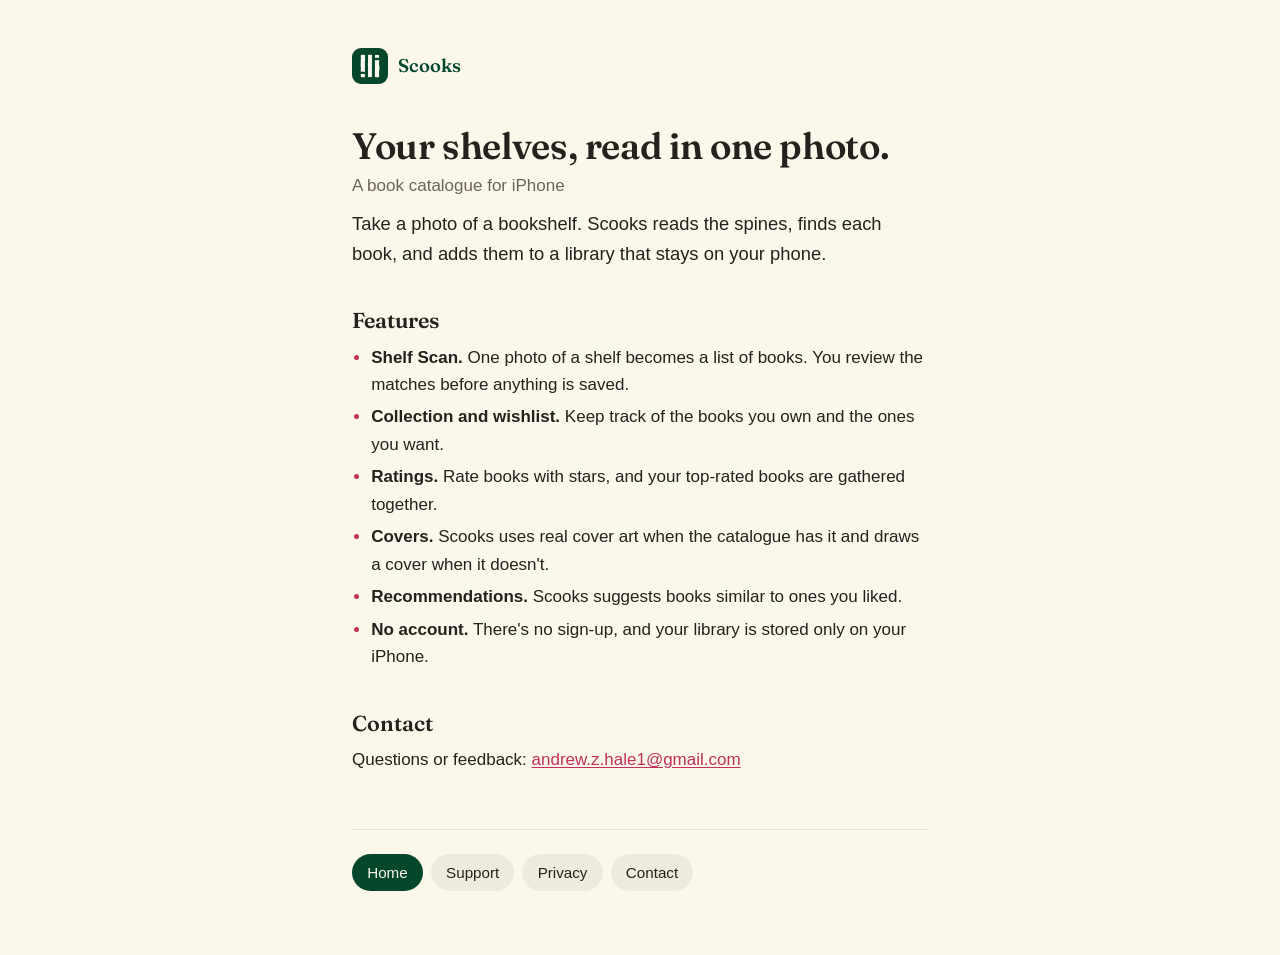
<file: index.html>
<!DOCTYPE html>
<html lang="en">
<head>
<meta charset="utf-8">
<meta name="viewport" content="width=device-width, initial-scale=1">
<title>Scooks</title>
<meta name="description" content="Photograph your bookshelf and Scooks reads the spines, builds your library, and keeps it on your phone.">
<meta property="og:title" content="Scooks">
<meta property="og:description" content="Photograph your bookshelf and Scooks reads the spines, builds your library, and keeps it on your phone.">
<meta property="og:type" content="website">
<link rel="icon" href="icon.png">
<link rel="apple-touch-icon" href="apple-touch-icon.png">
<link rel="preconnect" href="https://fonts.gstatic.com" crossorigin>
<link rel="stylesheet" href="https://fonts.googleapis.com/css2?family=Fraunces:opsz,wght@9..144,600&display=swap">
<link rel="stylesheet" href="style.css?v=2">
</head>
<body>
<main>
<header><a class="brand" href="./"><img src="icon.png" alt="">Scooks</a></header>

<h1>Your shelves, read in one photo.</h1>
<p class="meta">A book catalogue for iPhone</p>

<p class="lede">Take a photo of a bookshelf. Scooks reads the spines, finds each book, and adds them to a library that stays on your phone.</p>

<h2>Features</h2>
<ul>
  <li><strong>Shelf Scan.</strong> One photo of a shelf becomes a list of books. You review the matches before anything is saved.</li>
  <li><strong>Collection and wishlist.</strong> Keep track of the books you own and the ones you want.</li>
  <li><strong>Ratings.</strong> Rate books with stars, and your top-rated books are gathered together.</li>
  <li><strong>Covers.</strong> Scooks uses real cover art when the catalogue has it and draws a cover when it doesn't.</li>
  <li><strong>Recommendations.</strong> Scooks suggests books similar to ones you liked.</li>
  <li><strong>No account.</strong> There's no sign-up, and your library is stored only on your iPhone.</li>
</ul>

<h2>Contact</h2>
<p>Questions or feedback: <a href="mailto:andrew.z.hale1@gmail.com">andrew.z.hale1@gmail.com</a></p>

<nav>
  <a href="./" aria-current="page">Home</a>
  <a href="support.html">Support</a>
  <a href="privacy.html">Privacy</a>
  <a href="mailto:andrew.z.hale1@gmail.com">Contact</a>
</nav>
</main>
</body>
</html>
</file>
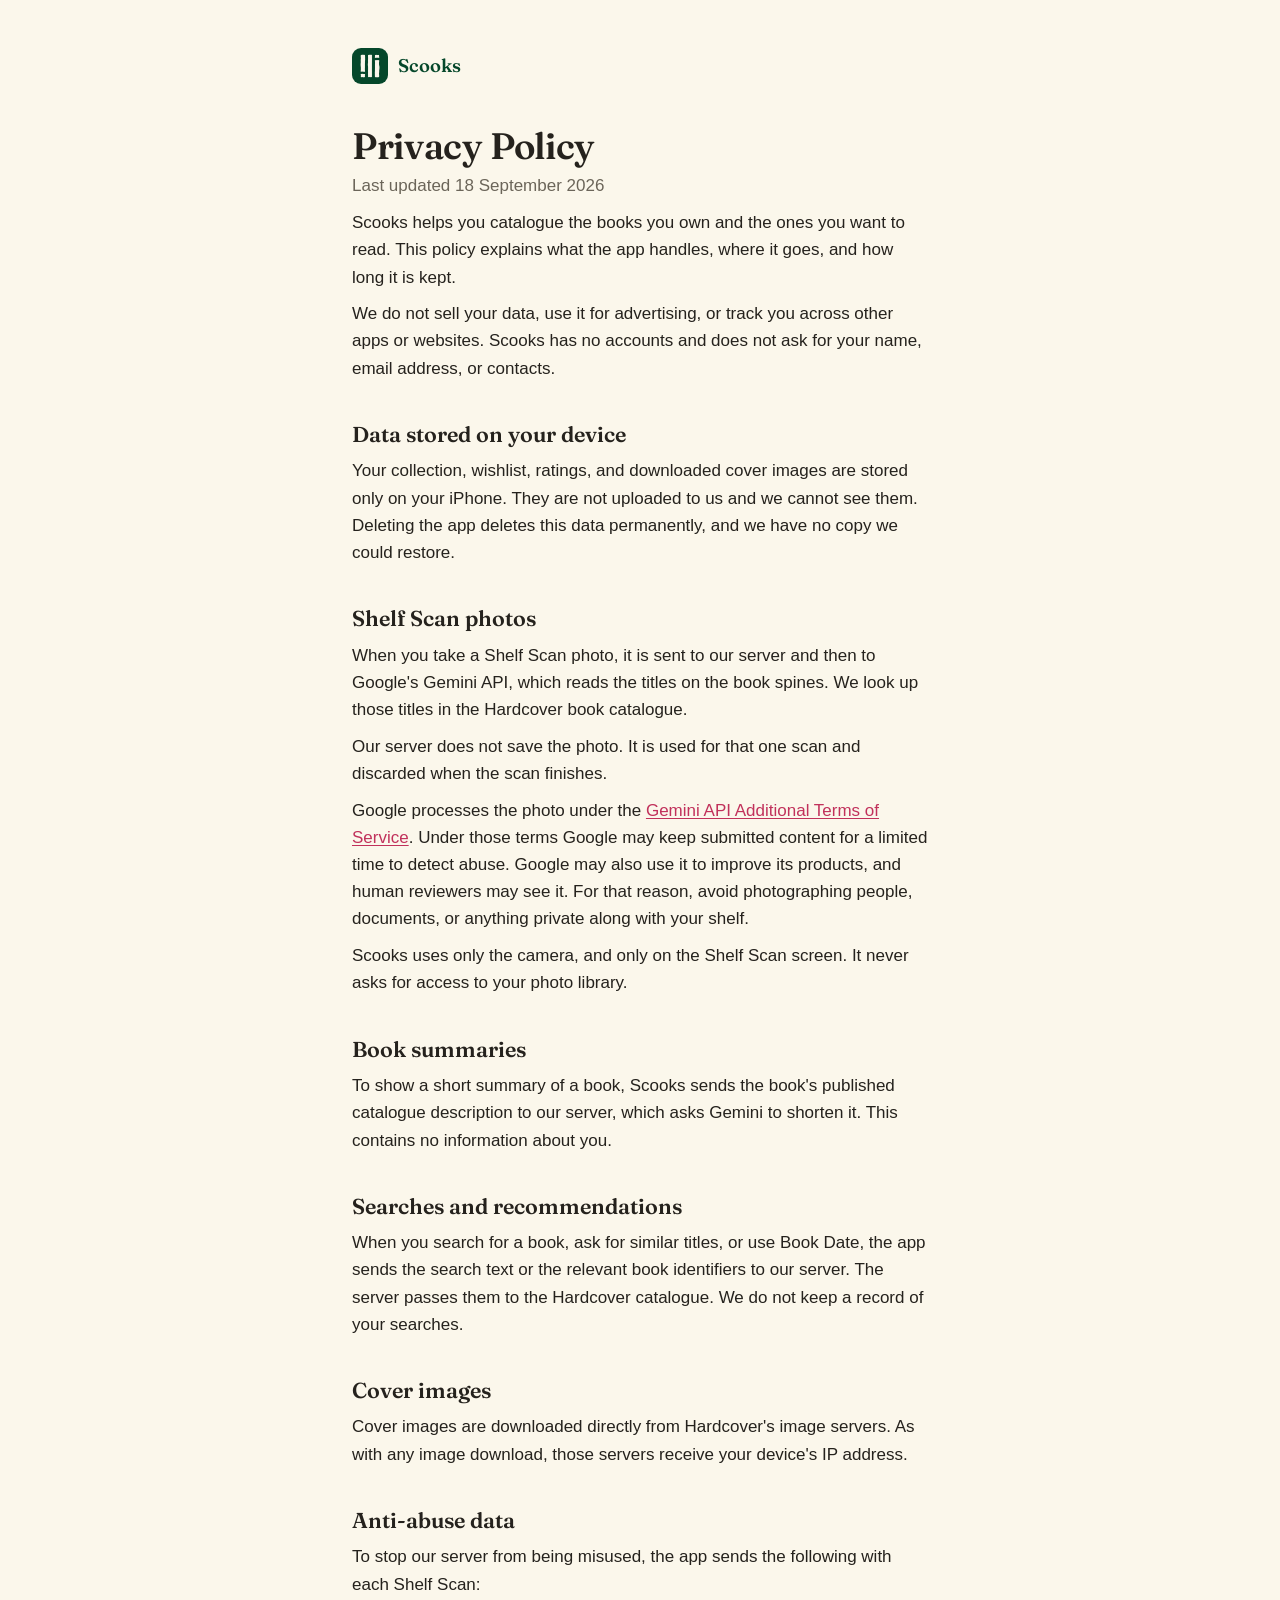
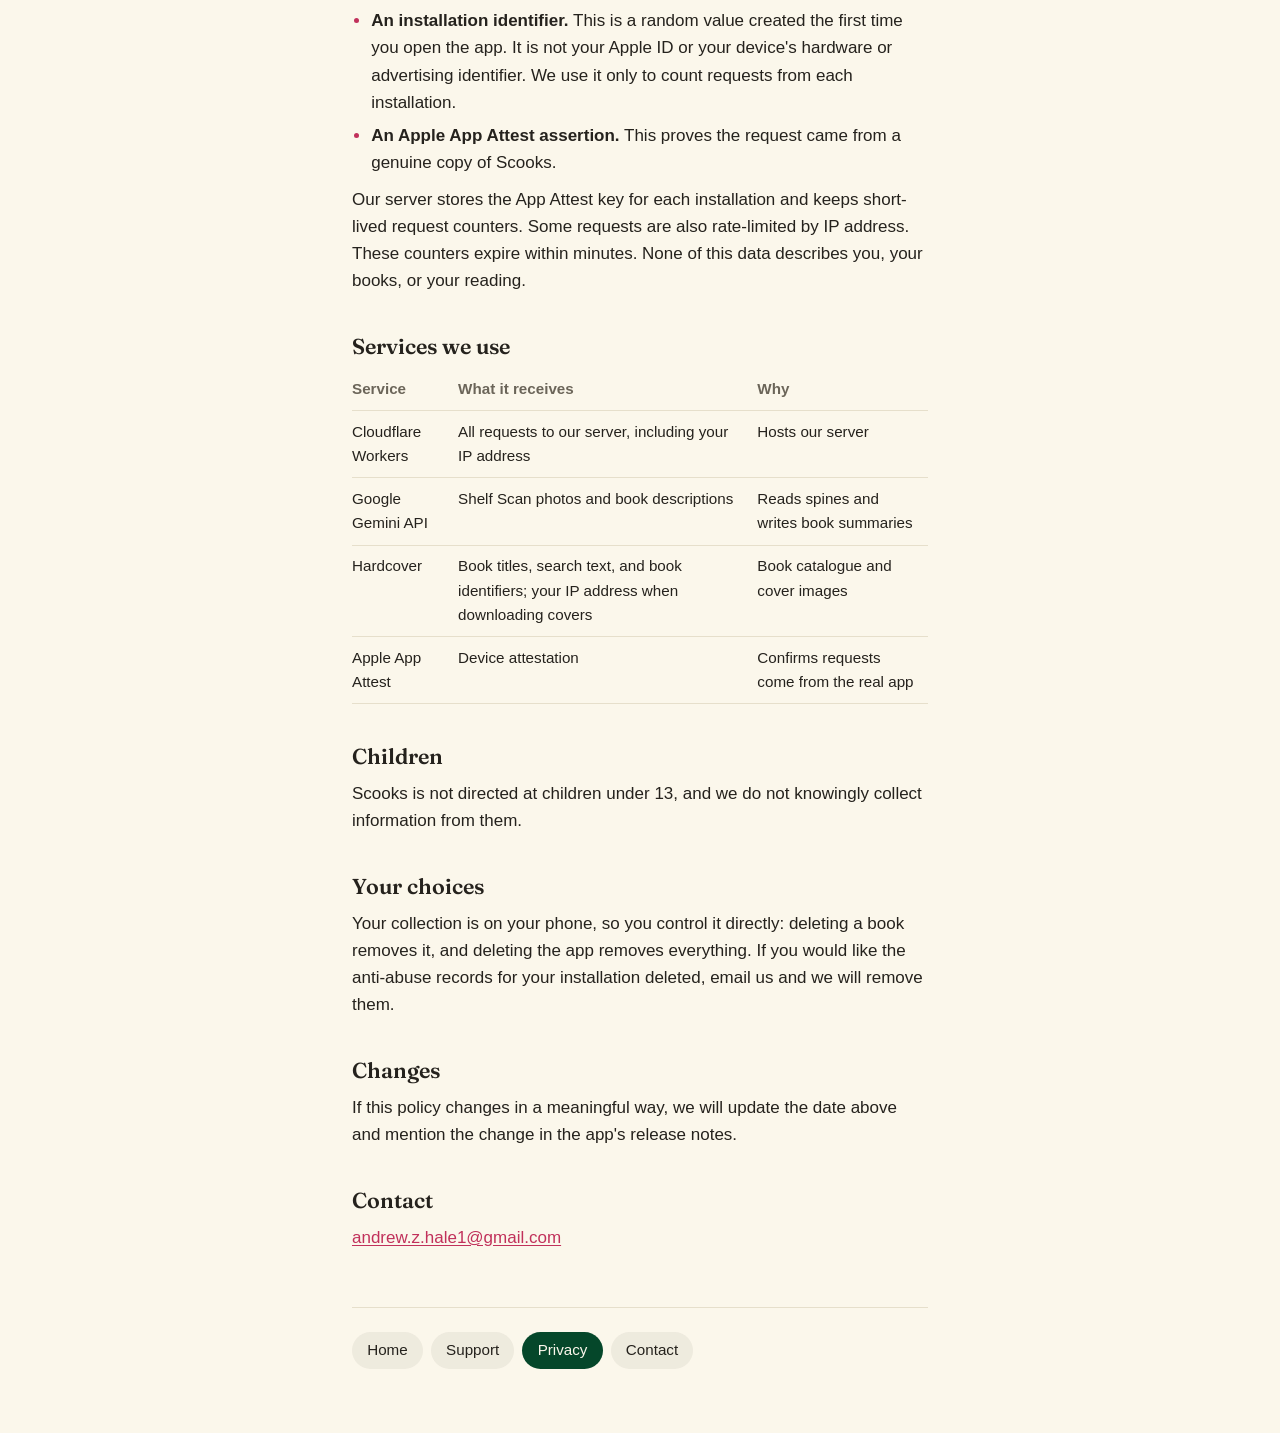
<file: privacy.html>
<!DOCTYPE html>
<html lang="en">
<head>
<meta charset="utf-8">
<meta name="viewport" content="width=device-width, initial-scale=1">
<title>Scooks Privacy Policy</title>
<meta name="description" content="How the Scooks iPhone app handles your book collection, Shelf Scan photos, and anti-abuse data.">
<link rel="icon" href="icon.png">
<link rel="apple-touch-icon" href="apple-touch-icon.png">
<link rel="preconnect" href="https://fonts.gstatic.com" crossorigin>
<link rel="stylesheet" href="https://fonts.googleapis.com/css2?family=Fraunces:opsz,wght@9..144,600&display=swap">
<link rel="stylesheet" href="style.css?v=2">
</head>
<body>
<main>
<header><a class="brand" href="./"><img src="icon.png" alt="">Scooks</a></header>

<h1>Privacy Policy</h1>
<p class="meta">Last updated 18 September 2026</p>

<p>Scooks helps you catalogue the books you own and the ones you want to read. This policy explains what the app handles, where it goes, and how long it is kept.</p>

<p>We do not sell your data, use it for advertising, or track you across other apps or websites. Scooks has no accounts and does not ask for your name, email address, or contacts.</p>

<h2>Data stored on your device</h2>
<p>Your collection, wishlist, ratings, and downloaded cover images are stored only on your iPhone. They are not uploaded to us and we cannot see them. Deleting the app deletes this data permanently, and we have no copy we could restore.</p>

<h2>Shelf Scan photos</h2>
<p>When you take a Shelf Scan photo, it is sent to our server and then to Google's Gemini API, which reads the titles on the book spines. We look up those titles in the Hardcover book catalogue.</p>
<p>Our server does not save the photo. It is used for that one scan and discarded when the scan finishes.</p>
<p>Google processes the photo under the <a href="https://ai.google.dev/gemini-api/terms">Gemini API Additional Terms of Service</a>. Under those terms Google may keep submitted content for a limited time to detect abuse. Google may also use it to improve its products, and human reviewers may see it. For that reason, avoid photographing people, documents, or anything private along with your shelf.</p>
<p>Scooks uses only the camera, and only on the Shelf Scan screen. It never asks for access to your photo library.</p>

<h2>Book summaries</h2>
<p>To show a short summary of a book, Scooks sends the book's published catalogue description to our server, which asks Gemini to shorten it. This contains no information about you.</p>

<h2>Searches and recommendations</h2>
<p>When you search for a book, ask for similar titles, or use Book Date, the app sends the search text or the relevant book identifiers to our server. The server passes them to the Hardcover catalogue. We do not keep a record of your searches.</p>

<h2>Cover images</h2>
<p>Cover images are downloaded directly from Hardcover's image servers. As with any image download, those servers receive your device's IP address.</p>

<h2>Anti-abuse data</h2>
<p>To stop our server from being misused, the app sends the following with each Shelf Scan:</p>
<ul>
  <li><strong>An installation identifier.</strong> This is a random value created the first time you open the app. It is not your Apple ID or your device's hardware or advertising identifier. We use it only to count requests from each installation.</li>
  <li><strong>An Apple App Attest assertion.</strong> This proves the request came from a genuine copy of Scooks.</li>
</ul>
<p>Our server stores the App Attest key for each installation and keeps short-lived request counters. Some requests are also rate-limited by IP address. These counters expire within minutes. None of this data describes you, your books, or your reading.</p>

<h2>Services we use</h2>
<div class="table-wrap"><table>
  <thead><tr><th>Service</th><th>What it receives</th><th>Why</th></tr></thead>
  <tbody>
    <tr><td>Cloudflare Workers</td><td>All requests to our server, including your IP address</td><td>Hosts our server</td></tr>
    <tr><td>Google Gemini API</td><td>Shelf Scan photos and book descriptions</td><td>Reads spines and writes book summaries</td></tr>
    <tr><td>Hardcover</td><td>Book titles, search text, and book identifiers; your IP address when downloading covers</td><td>Book catalogue and cover images</td></tr>
    <tr><td>Apple App Attest</td><td>Device attestation</td><td>Confirms requests come from the real app</td></tr>
  </tbody>
</table></div>

<h2>Children</h2>
<p>Scooks is not directed at children under 13, and we do not knowingly collect information from them.</p>

<h2>Your choices</h2>
<p>Your collection is on your phone, so you control it directly: deleting a book removes it, and deleting the app removes everything. If you would like the anti-abuse records for your installation deleted, email us and we will remove them.</p>

<h2>Changes</h2>
<p>If this policy changes in a meaningful way, we will update the date above and mention the change in the app's release notes.</p>

<h2>Contact</h2>
<p><a href="mailto:andrew.z.hale1@gmail.com">andrew.z.hale1@gmail.com</a></p>

<nav>
  <a href="./">Home</a>
  <a href="support.html">Support</a>
  <a href="privacy.html" aria-current="page">Privacy</a>
  <a href="mailto:andrew.z.hale1@gmail.com">Contact</a>
</nav>
</main>
</body>
</html>
</file>
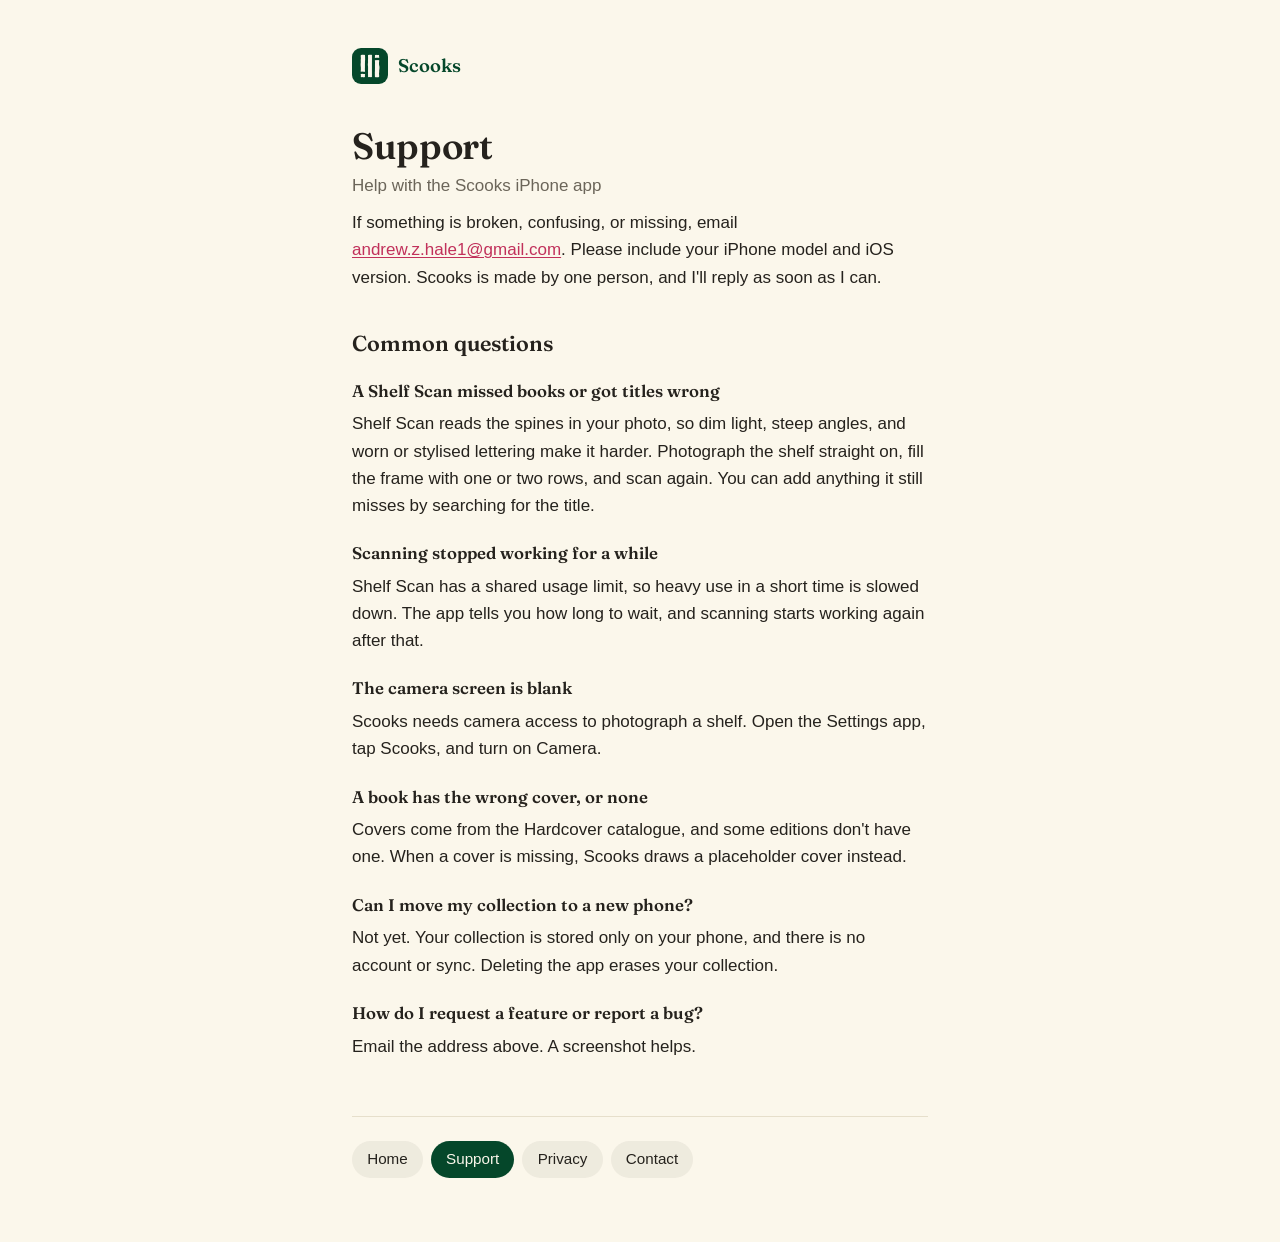
<file: support.html>
<!DOCTYPE html>
<html lang="en">
<head>
<meta charset="utf-8">
<meta name="viewport" content="width=device-width, initial-scale=1">
<title>Scooks Support</title>
<meta name="description" content="Help and contact for Scooks, the iPhone app for cataloguing the books you own and want to read.">
<link rel="icon" href="icon.png">
<link rel="apple-touch-icon" href="apple-touch-icon.png">
<link rel="preconnect" href="https://fonts.gstatic.com" crossorigin>
<link rel="stylesheet" href="https://fonts.googleapis.com/css2?family=Fraunces:opsz,wght@9..144,600&display=swap">
<link rel="stylesheet" href="style.css?v=2">
</head>
<body>
<main>
<header><a class="brand" href="./"><img src="icon.png" alt="">Scooks</a></header>

<h1>Support</h1>
<p class="meta">Help with the Scooks iPhone app</p>

<p>If something is broken, confusing, or missing, email <a href="mailto:andrew.z.hale1@gmail.com">andrew.z.hale1@gmail.com</a>. Please include your iPhone model and iOS version. Scooks is made by one person, and I'll reply as soon as I can.</p>

<h2>Common questions</h2>

<h3>A Shelf Scan missed books or got titles wrong</h3>
<p>Shelf Scan reads the spines in your photo, so dim light, steep angles, and worn or stylised lettering make it harder. Photograph the shelf straight on, fill the frame with one or two rows, and scan again. You can add anything it still misses by searching for the title.</p>

<h3>Scanning stopped working for a while</h3>
<p>Shelf Scan has a shared usage limit, so heavy use in a short time is slowed down. The app tells you how long to wait, and scanning starts working again after that.</p>

<h3>The camera screen is blank</h3>
<p>Scooks needs camera access to photograph a shelf. Open the Settings app, tap Scooks, and turn on Camera.</p>

<h3>A book has the wrong cover, or none</h3>
<p>Covers come from the Hardcover catalogue, and some editions don't have one. When a cover is missing, Scooks draws a placeholder cover instead.</p>

<h3>Can I move my collection to a new phone?</h3>
<p>Not yet. Your collection is stored only on your phone, and there is no account or sync. Deleting the app erases your collection.</p>

<h3>How do I request a feature or report a bug?</h3>
<p>Email the address above. A screenshot helps.</p>

<nav>
  <a href="./">Home</a>
  <a href="support.html" aria-current="page">Support</a>
  <a href="privacy.html">Privacy</a>
  <a href="mailto:andrew.z.hale1@gmail.com">Contact</a>
</nav>
</main>
</body>
</html>
</file>
<file: style.css>
/* Scooks site. Colours and type follow the iOS app (ScooksColor, ScooksFont). */
:root {
  --paper: #FBF7EB;
  --ink: #25221D;
  --ink-soft: #6B6559;
  --rule: #E6DFCB;
  --green: #05472A;
  --berry: #C1315B;
}

*, *::before, *::after { box-sizing: border-box; }

body {
  margin: 0;
  background: var(--paper);
  color: var(--ink);
  font: 17px/1.6 -apple-system, BlinkMacSystemFont, "SF Pro Text", "Helvetica Neue", Arial, sans-serif;
  -webkit-font-smoothing: antialiased;
}

main {
  max-width: 38rem;
  margin: 0 auto;
  padding: 3rem 1rem 4rem;
}

header { margin-bottom: 2rem; }
.brand {
  display: inline-flex;
  align-items: center;
  gap: .6rem;
  color: var(--green);
  text-decoration: none;
  font-family: Fraunces, Georgia, serif;
  font-weight: 600;
  font-size: 1.15rem;
}
.brand img { width: 36px; height: 36px; border-radius: 9px; }

h1, h2, h3 { font-family: Fraunces, Georgia, serif; font-weight: 600; line-height: 1.2; }
h1 { font-size: 2.3rem; letter-spacing: -.01em; margin: 1.5rem 0 .25rem; }
h2 { font-size: 1.35rem; margin: 2.5rem 0 .5rem; }
h3 { font-size: 1.05rem; margin: 1.5rem 0 .25rem; }

p, ul { margin: .6rem 0; }
ul { padding-left: 1.2rem; }
li { margin: .35rem 0; }
li::marker { color: var(--berry); }

.meta { color: var(--ink-soft); margin-top: 0; }
.lede { font-size: 1.15rem; }

a { color: var(--berry); text-underline-offset: 2px; }

.table-wrap { overflow-x: auto; }
table { width: 100%; border-collapse: collapse; font-size: .95rem; }
th, td { text-align: left; vertical-align: top; padding: .55rem .75rem .55rem 0; border-bottom: 1px solid var(--rule); }
th { color: var(--ink-soft); font-weight: 600; }

nav {
  display: flex;
  flex-wrap: wrap;
  gap: .5rem;
  margin-top: 3.5rem;
  padding-top: 1.5rem;
  border-top: 1px solid var(--rule);
}
nav a {
  padding: .4rem .95rem;
  border-radius: 999px;
  background: rgba(37, 34, 29, .06);
  color: var(--ink);
  text-decoration: none;
  font-size: .95rem;
  font-weight: 500;
}
nav a:hover { background: rgba(37, 34, 29, .1); }
nav a[aria-current="page"] { background: var(--green); color: var(--paper); }
</file>
